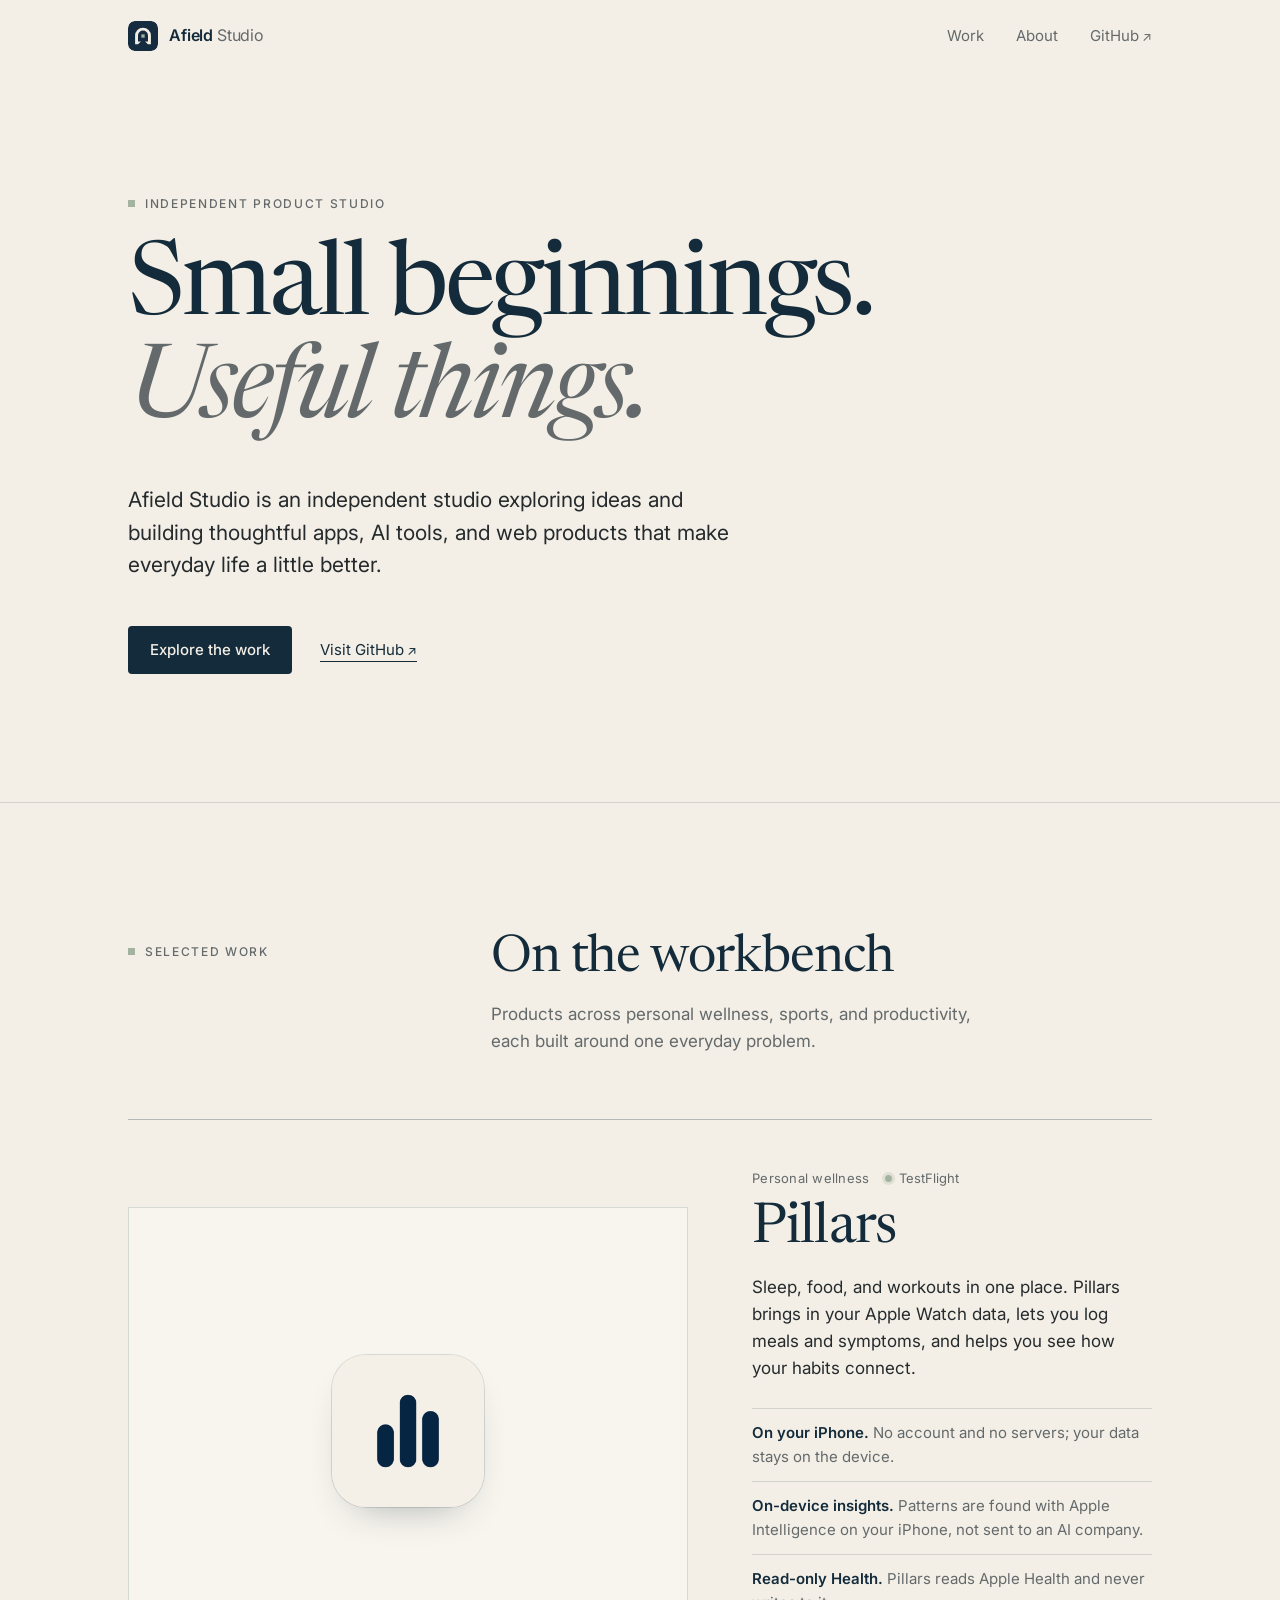
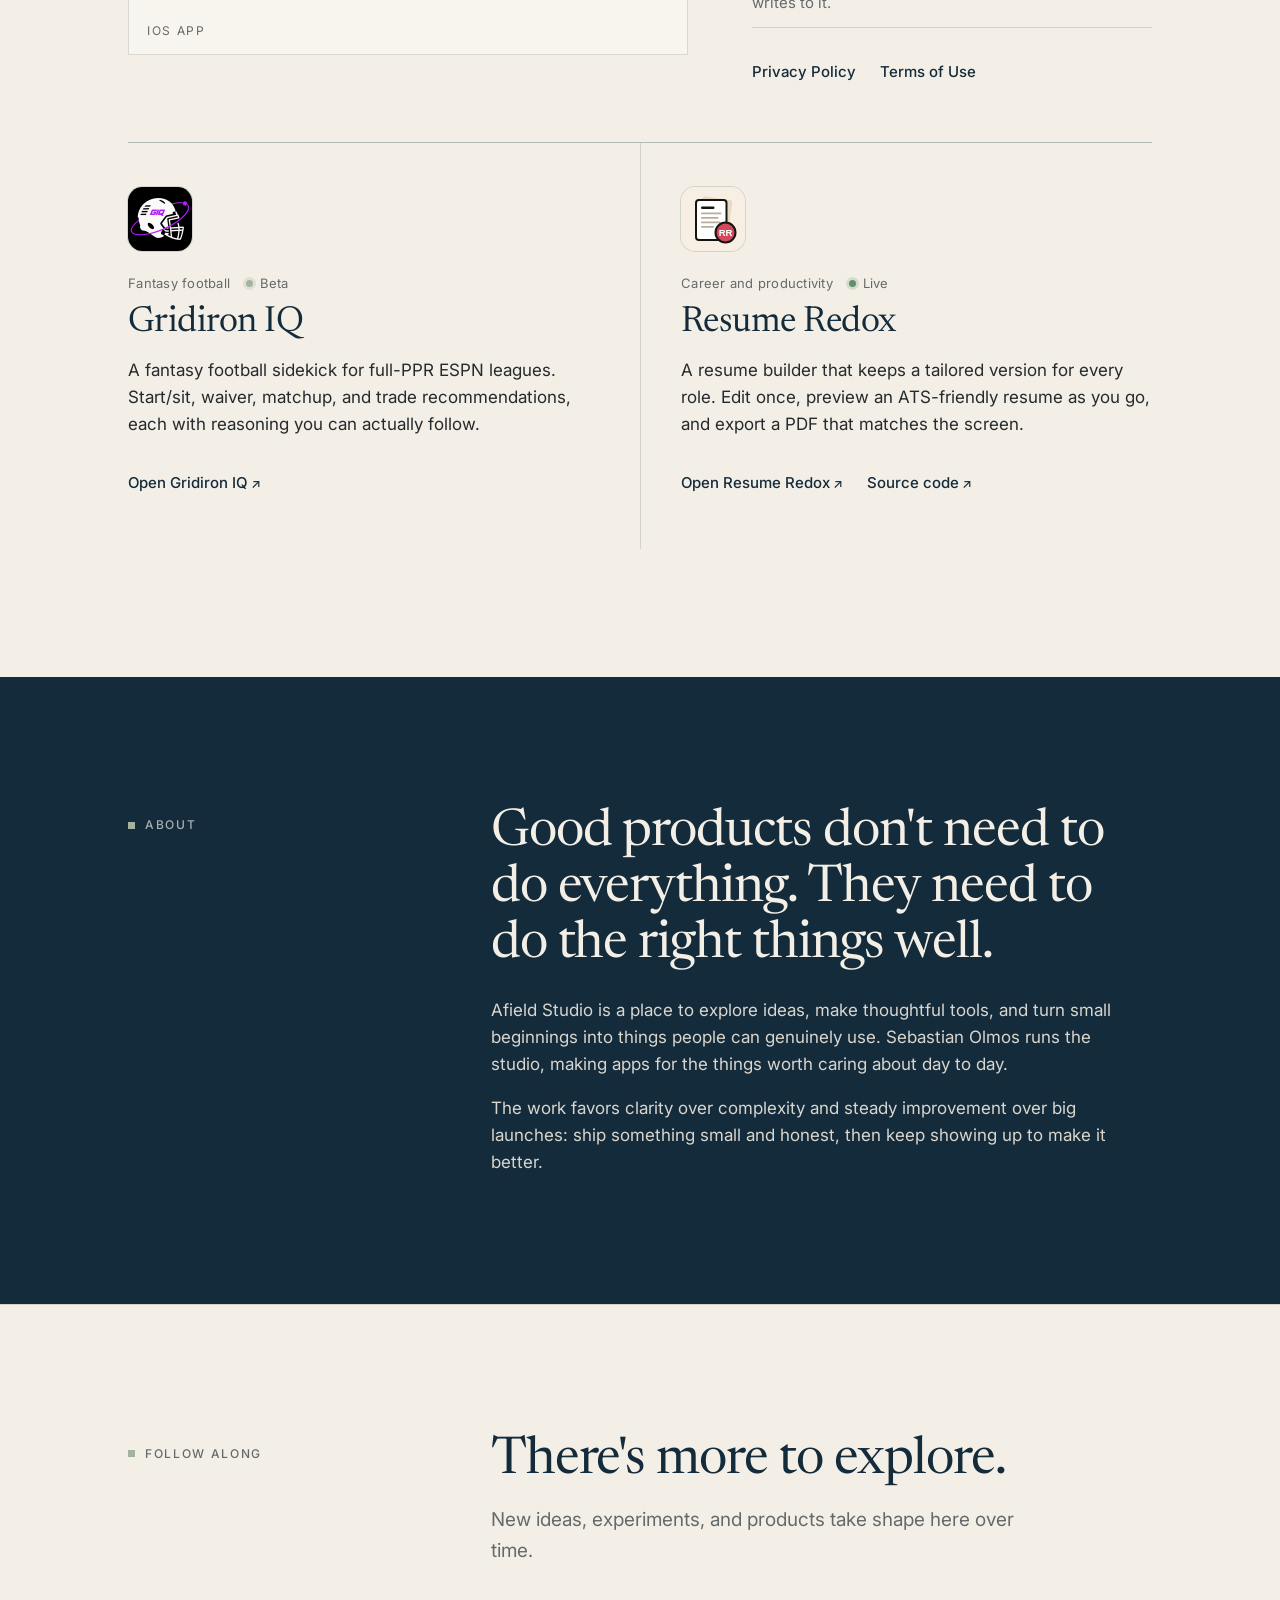
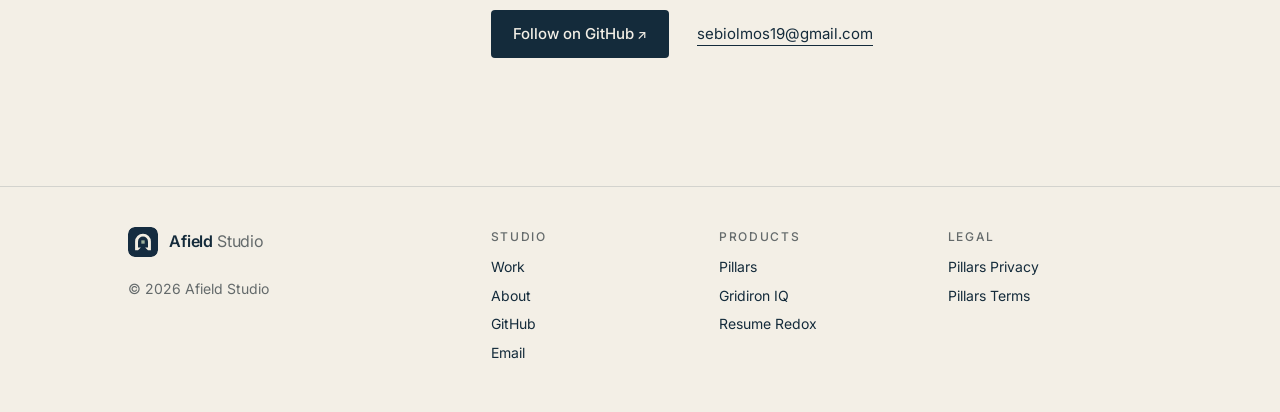
<file: index.html>
<!DOCTYPE html>
<html lang="en">
<head>
<meta charset="UTF-8" />
<meta name="viewport" content="width=device-width, initial-scale=1" />
<title>Afield Studio · Independent product studio</title>
<meta name="description" content="Afield Studio is an independent product studio building thoughtful iOS apps, AI tools, and web products, including Pillars, Gridiron IQ, and Resume Redox." />
<meta name="theme-color" content="#f3efe6" media="(prefers-color-scheme: light)" />
<meta name="theme-color" content="#0f1d27" media="(prefers-color-scheme: dark)" />
<meta property="og:title" content="Afield Studio" />
<meta property="og:description" content="Small beginnings. Useful things. An independent studio building thoughtful apps, AI tools, and web products." />
<meta property="og:image" content="https://afield-studio.github.io/assets/img/afield-icon.png" />
<link rel="icon" href="favicon.svg" type="image/svg+xml" />
<link rel="apple-touch-icon" href="apple-touch-icon.png" />
<link rel="preconnect" href="https://fonts.googleapis.com" />
<link rel="preconnect" href="https://fonts.gstatic.com" crossorigin />
<link href="https://fonts.googleapis.com/css2?family=Inter:wght@400;500;600&family=Newsreader:ital,opsz,wght@0,6..72,400;0,6..72,500;1,6..72,400&display=swap" rel="stylesheet" />
<link rel="stylesheet" href="assets/css/site.css" />
</head>
<body>
<a class="skip" href="#main">Skip to content</a>

<header class="site-header">
  <div class="wrap">
    <a class="wordmark" href="./" aria-label="Afield Studio, home">
      <img src="assets/img/afield-icon.svg" alt="" width="30" height="30" />
      <span>Afield <i>Studio</i></span>
    </a>
    <nav class="nav" aria-label="Primary">
      <a href="#work">Work</a>
      <a href="#about">About</a>
      <a href="https://github.com/afield-studio" rel="noopener"><span class="ext">GitHub</span></a>
    </nav>
  </div>
</header>

<main id="main">
  <section class="hero wrap" aria-labelledby="hero-title">
    <span class="label">Independent product studio</span>
    <h1 id="hero-title"><span>Small beginnings.</span> <em>Useful things.</em></h1>
    <p class="hero-lede">Afield Studio is an independent studio exploring ideas and building thoughtful apps, AI tools, and web products that make everyday life a little better.</p>
    <div class="actions">
      <a class="btn" href="#work">Explore the work</a>
      <a class="text-link" href="https://github.com/afield-studio" rel="noopener"><span class="ext">Visit GitHub</span></a>
    </div>
  </section>

  <section class="section" id="work" aria-labelledby="work-title">
    <div class="wrap">
      <div class="section-head reveal">
        <span class="label">Selected work</span>
        <div>
          <h2 id="work-title">On the workbench</h2>
          <p>Products across personal wellness, sports, and productivity, each built around one everyday problem.</p>
        </div>
      </div>

      <article class="feature reveal" id="pillars" aria-labelledby="pillars-title">
        <div class="feature-visual">
          <img src="assets/img/pillars-icon.png" alt="Pillars app icon" width="128" height="128" />
          <span class="feature-caption">iOS app</span>
        </div>
        <div class="feature-body">
          <div class="project-top">
            <span class="category">Personal wellness</span>
            <span class="status">TestFlight</span>
          </div>
          <h3 id="pillars-title">Pillars</h3>
          <p class="project-desc">Sleep, food, and workouts in one place. Pillars brings in your Apple Watch data, lets you log meals and symptoms, and helps you see how your habits connect.</p>
          <ul class="facts" aria-label="Privacy at a glance">
            <li><strong>On your iPhone.</strong> No account and no servers; your data stays on the device.</li>
            <li><strong>On-device insights.</strong> Patterns are found with Apple Intelligence on your iPhone, not sent to an AI company.</li>
            <li><strong>Read-only Health.</strong> Pillars reads Apple Health and never writes to it.</li>
          </ul>
          <ul class="project-links">
            <li><a href="pillars/privacy/">Privacy Policy</a></li>
            <li><a href="pillars/terms/">Terms of Use</a></li>
          </ul>
        </div>
      </article>

      <div class="supporting">
        <article class="project gridiron reveal" id="gridiron-iq" aria-labelledby="gridiron-title">
          <img class="project-icon" src="assets/img/gridiron-iq-icon.png" alt="Gridiron IQ app icon" width="64" height="64" />
          <div class="project-top">
            <span class="category">Fantasy football</span>
            <span class="status">Beta</span>
          </div>
          <h3 id="gridiron-title">Gridiron IQ</h3>
          <p class="project-desc">A fantasy football sidekick for full-PPR ESPN leagues. Start/sit, waiver, matchup, and trade recommendations, each with reasoning you can actually follow.</p>
          <ul class="project-links">
            <li><a href="https://fantasyfootballoptimizer-kappa.vercel.app" rel="noopener"><span class="ext">Open Gridiron IQ</span></a></li>
          </ul>
        </article>

        <article class="project redox reveal" id="resume-redox" aria-labelledby="redox-title">
          <img class="project-icon" src="assets/img/resume-redox-icon.svg" alt="Resume Redox app icon" width="64" height="64" />
          <div class="project-top">
            <span class="category">Career and productivity</span>
            <span class="status live">Live</span>
          </div>
          <h3 id="redox-title">Resume Redox</h3>
          <p class="project-desc">A resume builder that keeps a tailored version for every role. Edit once, preview an ATS-friendly resume as you go, and export a PDF that matches the screen.</p>
          <ul class="project-links">
            <li><a href="https://resume-redox.vercel.app" rel="noopener"><span class="ext">Open Resume Redox</span></a></li>
            <li><a href="https://github.com/solmos1900/Resume-Redox" rel="noopener"><span class="ext">Source code</span></a></li>
          </ul>
        </article>
      </div>
    </div>
  </section>

  <section class="section about" id="about" aria-labelledby="about-title">
    <div class="wrap about-grid reveal">
      <span class="label">About</span>
      <div>
        <h2 id="about-title">Good products don't need to do everything. They need to do the right things well.</h2>
        <p>Afield Studio is a place to explore ideas, make thoughtful tools, and turn small beginnings into things people can genuinely use. Sebastian Olmos runs the studio, making apps for the things worth caring about day to day.</p>
        <p>The work favors clarity over complexity and steady improvement over big launches: ship something small and honest, then keep showing up to make it better.</p>
      </div>
    </div>
  </section>

  <section class="section closing" id="contact" aria-labelledby="closing-title">
    <div class="wrap closing-grid reveal">
      <span class="label">Follow along</span>
      <div>
        <h2 id="closing-title">There's more to explore.</h2>
        <p>New ideas, experiments, and products take shape here over time.</p>
        <div class="actions">
          <a class="btn" href="https://github.com/afield-studio" rel="noopener"><span class="ext">Follow on GitHub</span></a>
          <a class="text-link" href="mailto:sebiolmos19@gmail.com">sebiolmos19@gmail.com</a>
        </div>
      </div>
    </div>
  </section>
</main>

<footer class="site-footer">
  <div class="wrap">
    <div class="footer-brand">
      <a class="wordmark" href="./" aria-label="Afield Studio, home">
        <img src="assets/img/afield-icon.svg" alt="" width="30" height="30" />
        <span>Afield <i>Studio</i></span>
      </a>
      <p>© <span data-year>2026</span> Afield Studio</p>
    </div>
    <div class="footer-cols">
      <div>
        <h2>Studio</h2>
        <ul>
          <li><a href="#work">Work</a></li>
          <li><a href="#about">About</a></li>
          <li><a href="https://github.com/afield-studio" rel="noopener">GitHub</a></li>
          <li><a href="mailto:sebiolmos19@gmail.com">Email</a></li>
        </ul>
      </div>
      <div>
        <h2>Products</h2>
        <ul>
          <li><a href="#pillars">Pillars</a></li>
          <li><a href="#gridiron-iq">Gridiron IQ</a></li>
          <li><a href="#resume-redox">Resume Redox</a></li>
        </ul>
      </div>
      <div>
        <h2>Legal</h2>
        <ul>
          <li><a href="pillars/privacy/">Pillars Privacy</a></li>
          <li><a href="pillars/terms/">Pillars Terms</a></li>
        </ul>
      </div>
    </div>
  </div>
</footer>
<script src="assets/js/main.js"></script>
</body>
</html>
</file>
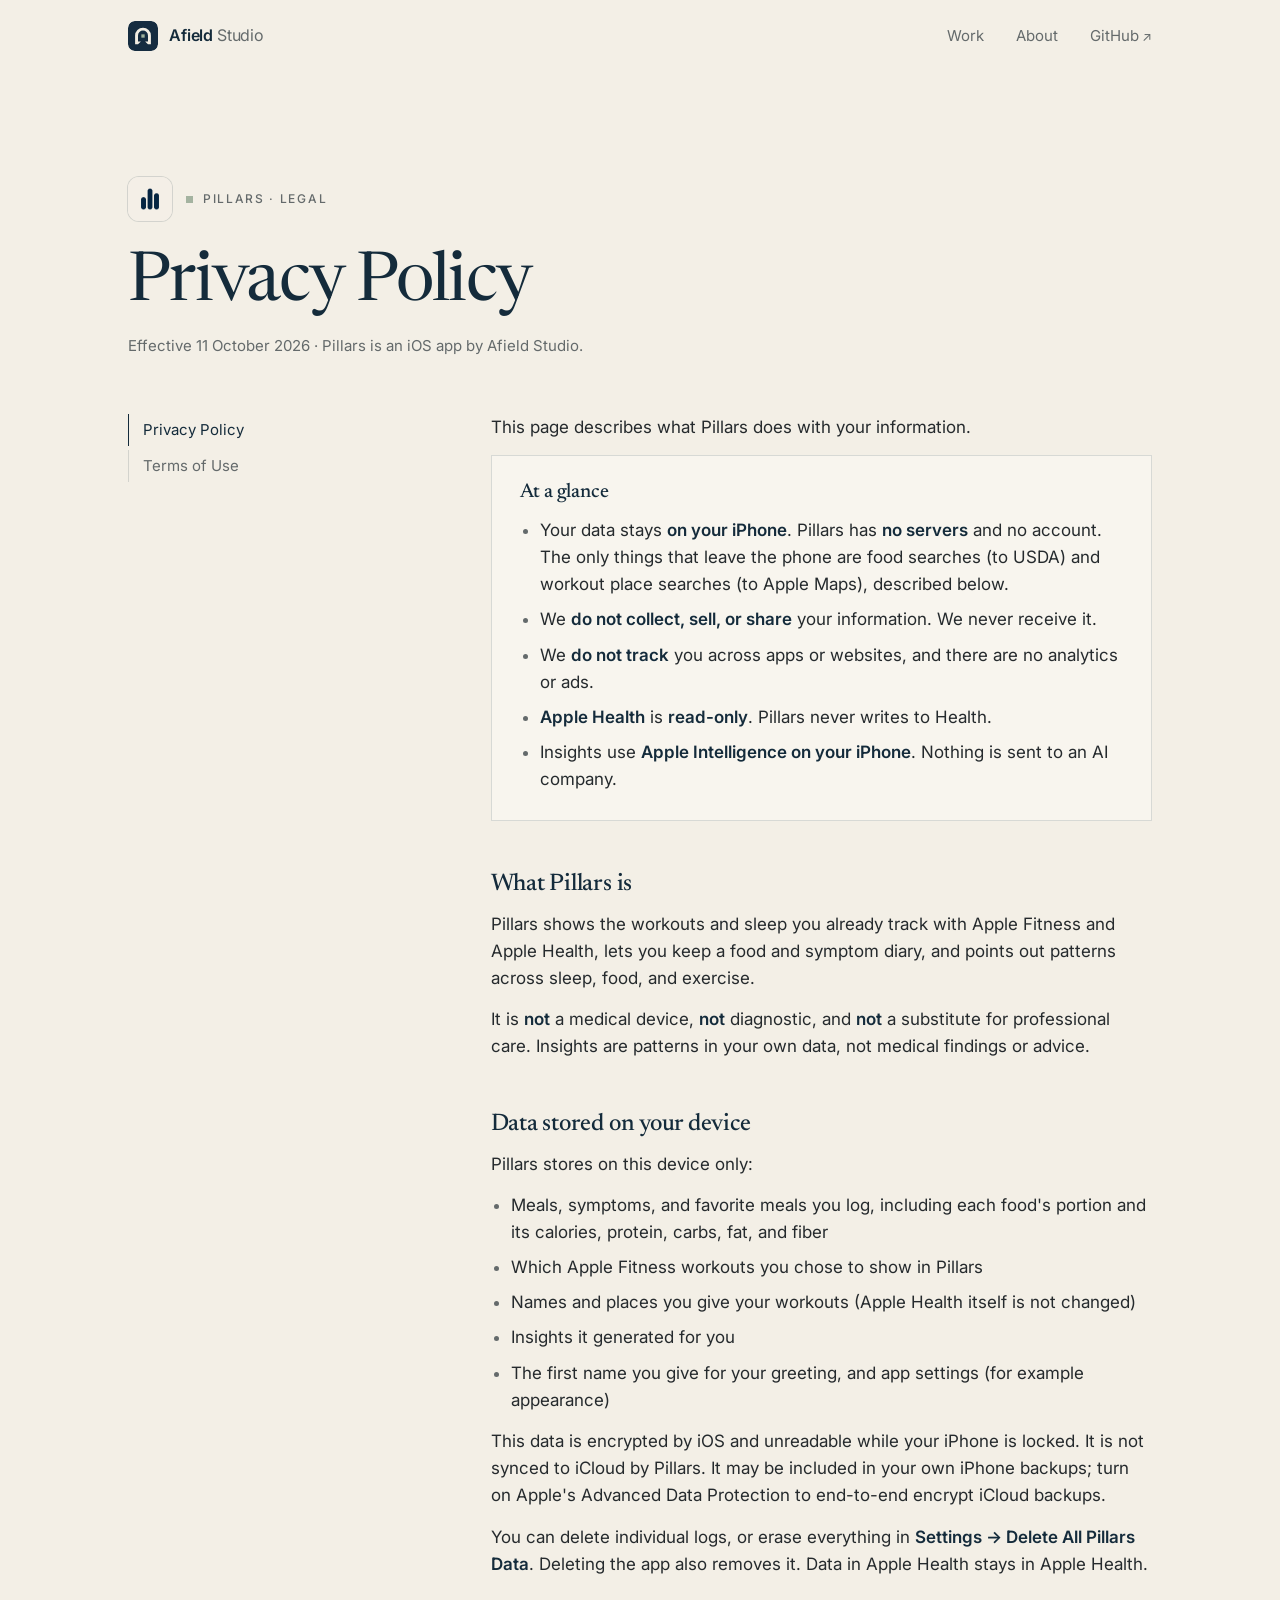
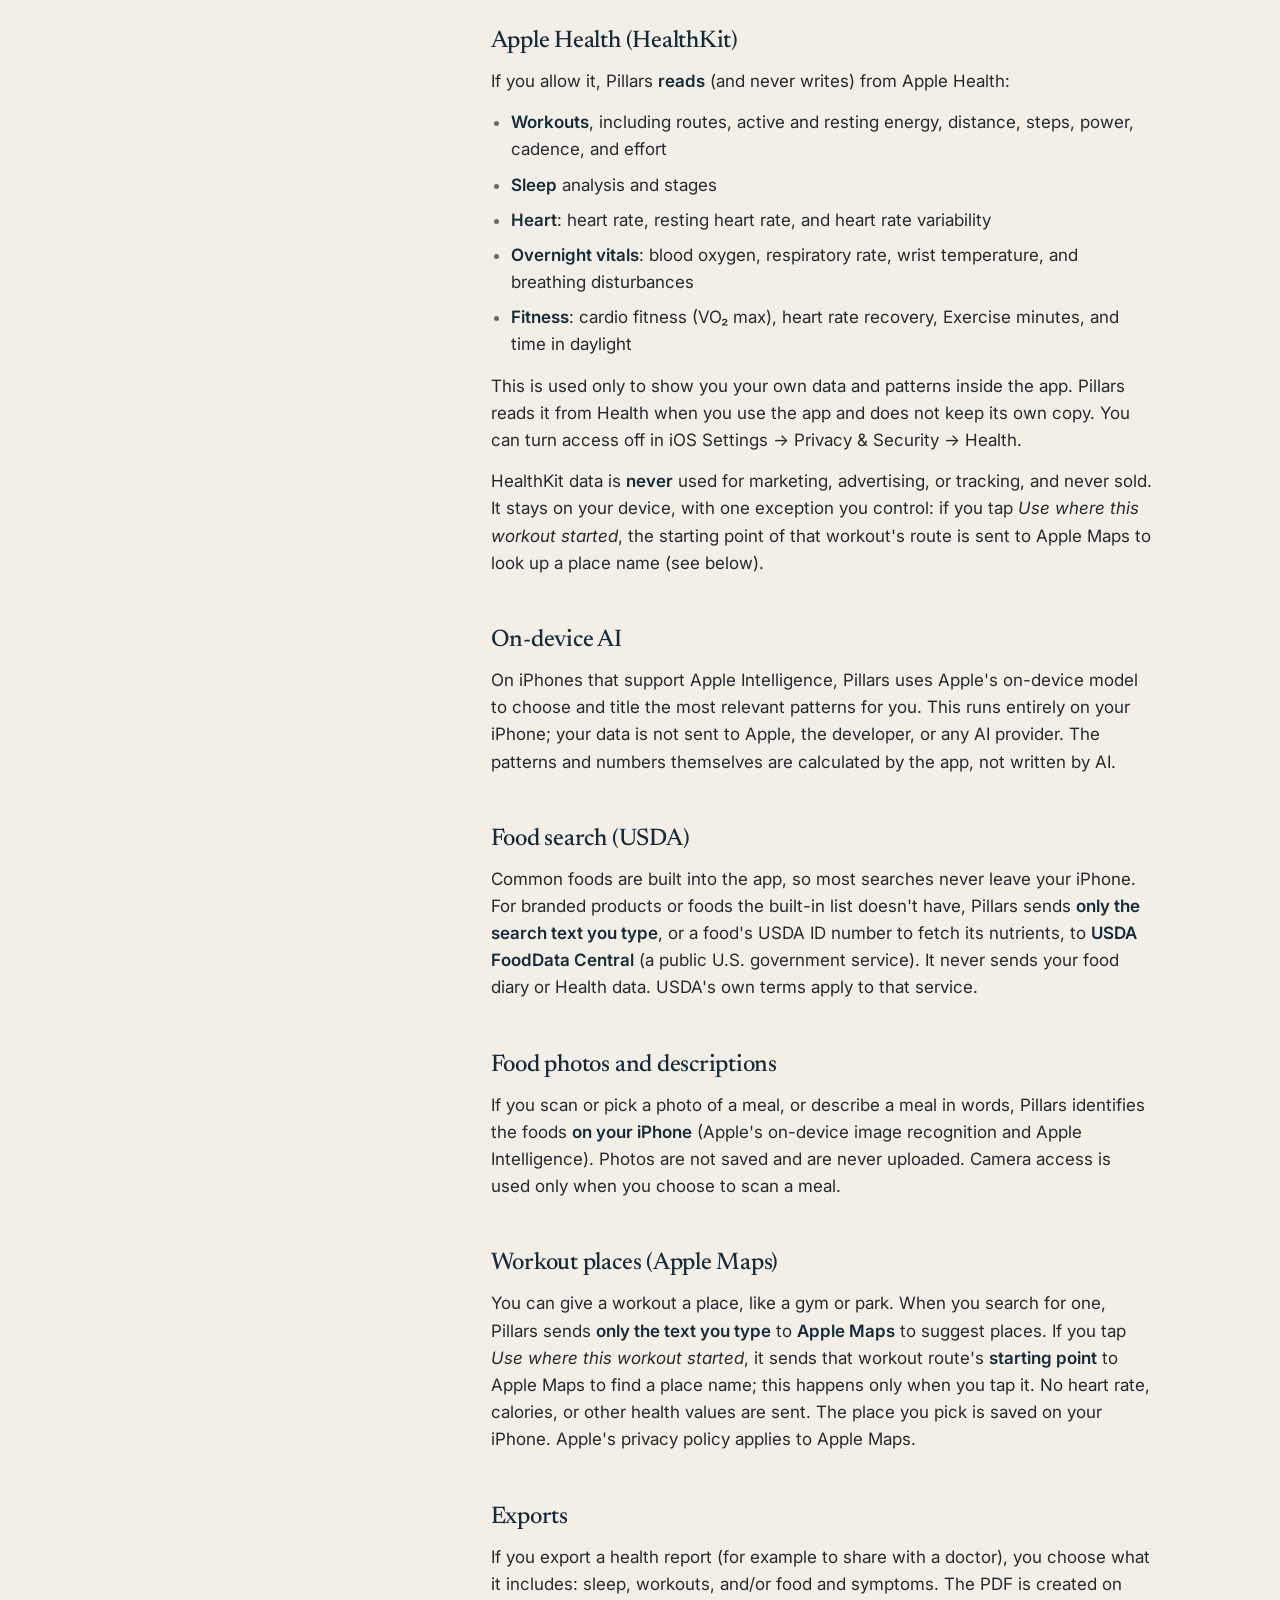
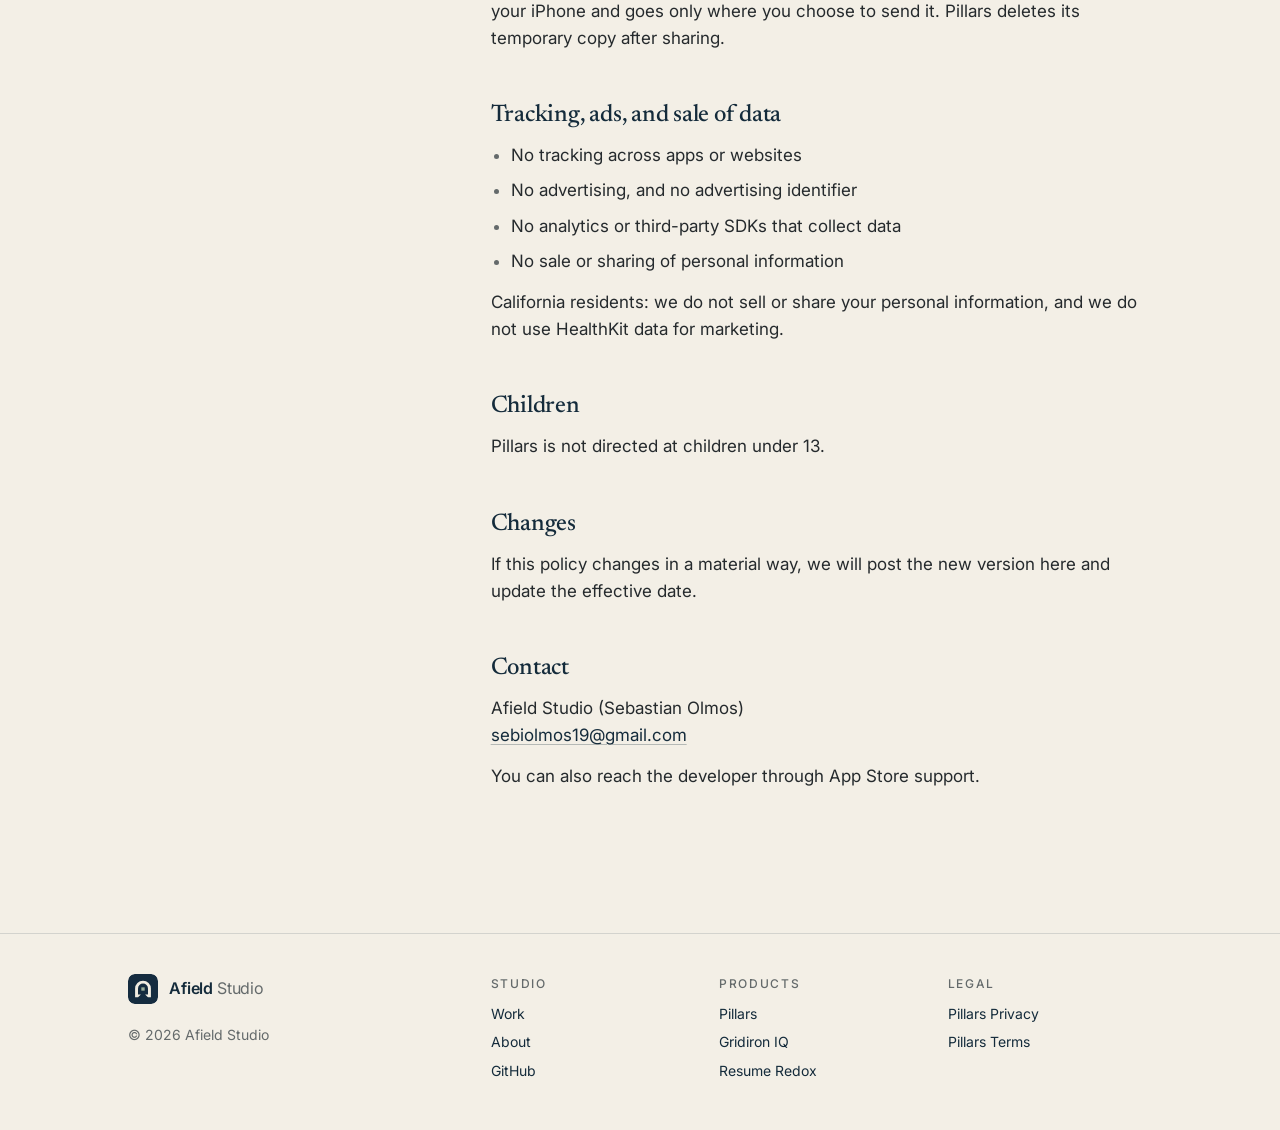
<file: pillars/privacy/index.html>
<!DOCTYPE html>
<html lang="en">
<head>
<meta charset="UTF-8" />
<meta name="viewport" content="width=device-width, initial-scale=1" />
<title>Privacy Policy · Pillars · Afield Studio</title>
<meta name="description" content="Privacy Policy for Pillars, an iOS app by Afield Studio." />
<meta name="theme-color" content="#f3efe6" media="(prefers-color-scheme: light)" />
<meta name="theme-color" content="#0f1d27" media="(prefers-color-scheme: dark)" />
<link rel="icon" href="../../favicon.svg" type="image/svg+xml" />
<link rel="apple-touch-icon" href="../../apple-touch-icon.png" />
<link rel="preconnect" href="https://fonts.googleapis.com" />
<link rel="preconnect" href="https://fonts.gstatic.com" crossorigin />
<link href="https://fonts.googleapis.com/css2?family=Inter:wght@400;500;600&family=Newsreader:ital,opsz,wght@0,6..72,400;0,6..72,500;1,6..72,400&display=swap" rel="stylesheet" />
<link rel="stylesheet" href="../../assets/css/site.css" />
</head>
<body>
<a class="skip" href="#main">Skip to content</a>

<header class="site-header">
  <div class="wrap">
    <a class="wordmark" href="../../" aria-label="Afield Studio, home">
      <img src="../../assets/img/afield-icon.svg" alt="" width="30" height="30" />
      <span>Afield <i>Studio</i></span>
    </a>
    <nav class="nav" aria-label="Primary">
      <a href="../../#work">Work</a>
      <a href="../../#about">About</a>
      <a href="https://github.com/afield-studio" rel="noopener"><span class="ext">GitHub</span></a>
    </nav>
  </div>
</header>

<main id="main" class="wrap">
  <header class="doc-head">
    <div class="crumb">
      <img src="../../assets/img/pillars-icon.png" alt="" width="44" height="44" />
      <span class="label">Pillars · Legal</span>
    </div>
    <h1>Privacy Policy</h1>
    <p class="effective">Effective 11 October 2026 · Pillars is an iOS app by Afield Studio.</p>
  </header>

  <div class="doc-layout">
    <nav class="doc-tabs" aria-label="Pillars legal pages">
        <a href="../privacy/" aria-current="page">Privacy Policy</a>
        <a href="../terms/">Terms of Use</a>
    </nav>
    <article class="doc">
  <p>This page describes what Pillars does with your information.</p>

  <div class="glance">
  <h2>At a glance</h2>
  <ul>
    <li>Your data stays <strong>on your iPhone</strong>. Pillars has <strong>no servers</strong> and no account. The only things that leave the phone are food searches (to USDA) and workout place searches (to Apple Maps), described below.</li>
    <li>We <strong>do not collect, sell, or share</strong> your information. We never receive it.</li>
    <li>We <strong>do not track</strong> you across apps or websites, and there are no analytics or ads.</li>
    <li><strong>Apple Health</strong> is <strong>read-only</strong>. Pillars never writes to Health.</li>
    <li>Insights use <strong>Apple Intelligence on your iPhone</strong>. Nothing is sent to an AI company.</li>
  </ul>
  </div>

  <h2>What Pillars is</h2>
  <p>Pillars shows the workouts and sleep you already track with Apple Fitness and Apple Health, lets you keep a food and symptom diary, and points out patterns across sleep, food, and exercise.</p>
  <p>It is <strong>not</strong> a medical device, <strong>not</strong> diagnostic, and <strong>not</strong> a substitute for professional care. Insights are patterns in your own data, not medical findings or advice.</p>

  <h2>Data stored on your device</h2>
  <p>Pillars stores on this device only:</p>
  <ul>
    <li>Meals, symptoms, and favorite meals you log, including each food's portion and its calories, protein, carbs, fat, and fiber</li>
    <li>Which Apple Fitness workouts you chose to show in Pillars</li>
    <li>Names and places you give your workouts (Apple Health itself is not changed)</li>
    <li>Insights it generated for you</li>
    <li>The first name you give for your greeting, and app settings (for example appearance)</li>
  </ul>
  <p>This data is encrypted by iOS and unreadable while your iPhone is locked. It is not synced to iCloud by Pillars. It may be included in your own iPhone backups; turn on Apple's Advanced Data Protection to end-to-end encrypt iCloud backups.</p>
  <p>You can delete individual logs, or erase everything in <strong>Settings → Delete All Pillars Data</strong>. Deleting the app also removes it. Data in Apple Health stays in Apple Health.</p>

  <h2>Apple Health (HealthKit)</h2>
  <p>If you allow it, Pillars <strong>reads</strong> (and never writes) from Apple Health:</p>
  <ul>
    <li><strong>Workouts</strong>, including routes, active and resting energy, distance, steps, power, cadence, and effort</li>
    <li><strong>Sleep</strong> analysis and stages</li>
    <li><strong>Heart</strong>: heart rate, resting heart rate, and heart rate variability</li>
    <li><strong>Overnight vitals</strong>: blood oxygen, respiratory rate, wrist temperature, and breathing disturbances</li>
    <li><strong>Fitness</strong>: cardio fitness (VO₂ max), heart rate recovery, Exercise minutes, and time in daylight</li>
  </ul>
  <p>This is used only to show you your own data and patterns inside the app. Pillars reads it from Health when you use the app and does not keep its own copy. You can turn access off in iOS Settings → Privacy &amp; Security → Health.</p>
  <p>HealthKit data is <strong>never</strong> used for marketing, advertising, or tracking, and never sold. It stays on your device, with one exception you control: if you tap <em>Use where this workout started</em>, the starting point of that workout's route is sent to Apple Maps to look up a place name (see below).</p>

  <h2>On-device AI</h2>
  <p>On iPhones that support Apple Intelligence, Pillars uses Apple's on-device model to choose and title the most relevant patterns for you. This runs entirely on your iPhone; your data is not sent to Apple, the developer, or any AI provider. The patterns and numbers themselves are calculated by the app, not written by AI.</p>

  <h2>Food search (USDA)</h2>
  <p>Common foods are built into the app, so most searches never leave your iPhone. For branded products or foods the built-in list doesn't have, Pillars sends <strong>only the search text you type</strong>, or a food's USDA ID number to fetch its nutrients, to <strong>USDA FoodData Central</strong> (a public U.S. government service). It never sends your food diary or Health data. USDA's own terms apply to that service.</p>

  <h2>Food photos and descriptions</h2>
  <p>If you scan or pick a photo of a meal, or describe a meal in words, Pillars identifies the foods <strong>on your iPhone</strong> (Apple's on-device image recognition and Apple Intelligence). Photos are not saved and are never uploaded. Camera access is used only when you choose to scan a meal.</p>

  <h2>Workout places (Apple Maps)</h2>
  <p>You can give a workout a place, like a gym or park. When you search for one, Pillars sends <strong>only the text you type</strong> to <strong>Apple Maps</strong> to suggest places. If you tap <em>Use where this workout started</em>, it sends that workout route's <strong>starting point</strong> to Apple Maps to find a place name; this happens only when you tap it. No heart rate, calories, or other health values are sent. The place you pick is saved on your iPhone. Apple's privacy policy applies to Apple Maps.</p>

  <h2>Exports</h2>
  <p>If you export a health report (for example to share with a doctor), you choose what it includes: sleep, workouts, and/or food and symptoms. The PDF is created on your iPhone and goes only where you choose to send it. Pillars deletes its temporary copy after sharing.</p>

  <h2>Tracking, ads, and sale of data</h2>
  <ul>
    <li>No tracking across apps or websites</li>
    <li>No advertising, and no advertising identifier</li>
    <li>No analytics or third-party SDKs that collect data</li>
    <li>No sale or sharing of personal information</li>
  </ul>
  <p>California residents: we do not sell or share your personal information, and we do not use HealthKit data for marketing.</p>

  <h2>Children</h2>
  <p>Pillars is not directed at children under 13.</p>

  <h2>Changes</h2>
  <p>If this policy changes in a material way, we will post the new version here and update the effective date.</p>

  <h2>Contact</h2>
  <p>Afield Studio (Sebastian Olmos)<br /><a href="mailto:sebiolmos19@gmail.com">sebiolmos19@gmail.com</a></p>
  <p>You can also reach the developer through App Store support.</p>
    </article>
  </div>
</main>

<footer class="site-footer">
  <div class="wrap">
    <div class="footer-brand">
      <a class="wordmark" href="../../" aria-label="Afield Studio, home">
        <img src="../../assets/img/afield-icon.svg" alt="" width="30" height="30" />
        <span>Afield <i>Studio</i></span>
      </a>
      <p>© <span data-year>2026</span> Afield Studio</p>
    </div>
    <div class="footer-cols">
      <div>
        <h2>Studio</h2>
        <ul>
          <li><a href="../../#work">Work</a></li>
          <li><a href="../../#about">About</a></li>
          <li><a href="https://github.com/afield-studio" rel="noopener">GitHub</a></li>
        </ul>
      </div>
      <div>
        <h2>Products</h2>
        <ul>
          <li><a href="../../#pillars">Pillars</a></li>
          <li><a href="../../#gridiron-iq">Gridiron IQ</a></li>
          <li><a href="../../#resume-redox">Resume Redox</a></li>
        </ul>
      </div>
      <div>
        <h2>Legal</h2>
        <ul>
          <li><a href="../privacy/">Pillars Privacy</a></li>
          <li><a href="../terms/">Pillars Terms</a></li>
        </ul>
      </div>
    </div>
  </div>
</footer>
<script src="../../assets/js/main.js"></script>
</body>
</html>
</file>
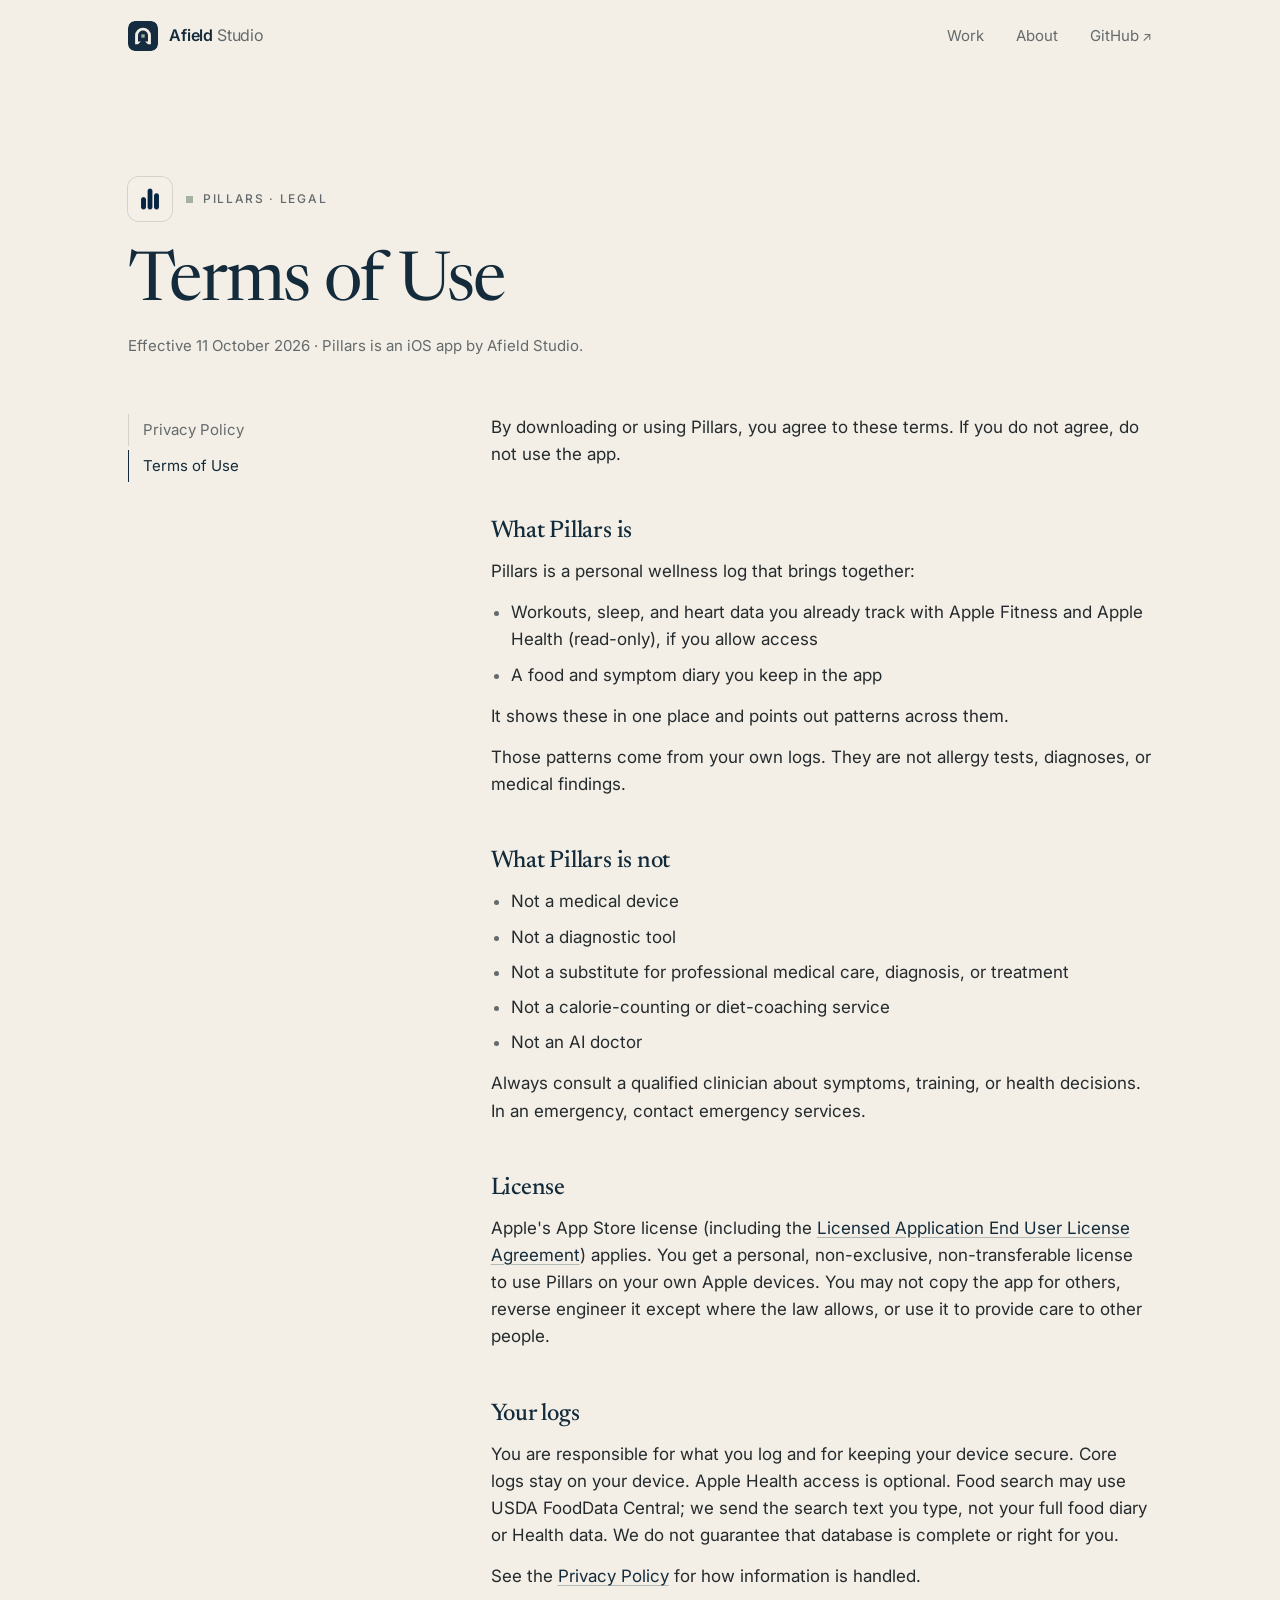
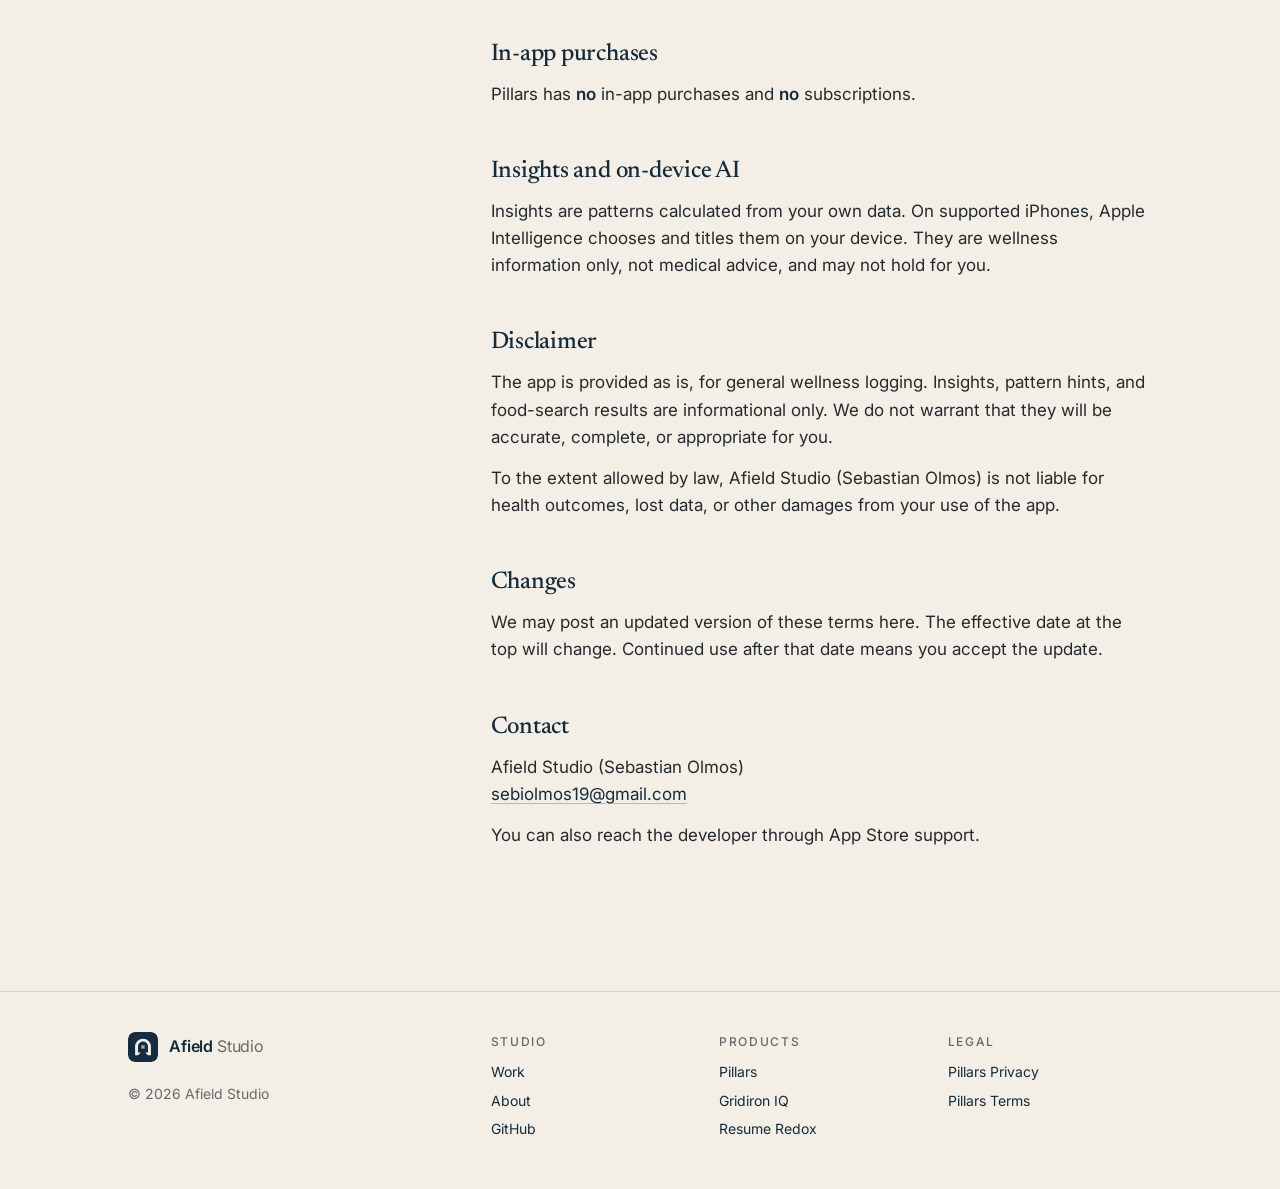
<file: pillars/terms/index.html>
<!DOCTYPE html>
<html lang="en">
<head>
<meta charset="UTF-8" />
<meta name="viewport" content="width=device-width, initial-scale=1" />
<title>Terms of Use · Pillars · Afield Studio</title>
<meta name="description" content="Terms of Use for Pillars, an iOS app by Afield Studio." />
<meta name="theme-color" content="#f3efe6" media="(prefers-color-scheme: light)" />
<meta name="theme-color" content="#0f1d27" media="(prefers-color-scheme: dark)" />
<link rel="icon" href="../../favicon.svg" type="image/svg+xml" />
<link rel="apple-touch-icon" href="../../apple-touch-icon.png" />
<link rel="preconnect" href="https://fonts.googleapis.com" />
<link rel="preconnect" href="https://fonts.gstatic.com" crossorigin />
<link href="https://fonts.googleapis.com/css2?family=Inter:wght@400;500;600&family=Newsreader:ital,opsz,wght@0,6..72,400;0,6..72,500;1,6..72,400&display=swap" rel="stylesheet" />
<link rel="stylesheet" href="../../assets/css/site.css" />
</head>
<body>
<a class="skip" href="#main">Skip to content</a>

<header class="site-header">
  <div class="wrap">
    <a class="wordmark" href="../../" aria-label="Afield Studio, home">
      <img src="../../assets/img/afield-icon.svg" alt="" width="30" height="30" />
      <span>Afield <i>Studio</i></span>
    </a>
    <nav class="nav" aria-label="Primary">
      <a href="../../#work">Work</a>
      <a href="../../#about">About</a>
      <a href="https://github.com/afield-studio" rel="noopener"><span class="ext">GitHub</span></a>
    </nav>
  </div>
</header>

<main id="main" class="wrap">
  <header class="doc-head">
    <div class="crumb">
      <img src="../../assets/img/pillars-icon.png" alt="" width="44" height="44" />
      <span class="label">Pillars · Legal</span>
    </div>
    <h1>Terms of Use</h1>
    <p class="effective">Effective 11 October 2026 · Pillars is an iOS app by Afield Studio.</p>
  </header>

  <div class="doc-layout">
    <nav class="doc-tabs" aria-label="Pillars legal pages">
        <a href="../privacy/">Privacy Policy</a>
        <a href="../terms/" aria-current="page">Terms of Use</a>
    </nav>
    <article class="doc">
  <p>By downloading or using Pillars, you agree to these terms. If you do not agree, do not use the app.</p>

  <h2>What Pillars is</h2>
  <p>Pillars is a personal wellness log that brings together:</p>
  <ul>
    <li>Workouts, sleep, and heart data you already track with Apple Fitness and Apple Health (read-only), if you allow access</li>
    <li>A food and symptom diary you keep in the app</li>
  </ul>
  <p>It shows these in one place and points out patterns across them.</p>
  <p>Those patterns come from your own logs. They are not allergy tests, diagnoses, or medical findings.</p>

  <h2>What Pillars is not</h2>
  <ul>
    <li>Not a medical device</li>
    <li>Not a diagnostic tool</li>
    <li>Not a substitute for professional medical care, diagnosis, or treatment</li>
    <li>Not a calorie-counting or diet-coaching service</li>
    <li>Not an AI doctor</li>
  </ul>
  <p>Always consult a qualified clinician about symptoms, training, or health decisions. In an emergency, contact emergency services.</p>

  <h2>License</h2>
  <p>Apple's App Store license (including the <a href="https://www.apple.com/legal/internet-services/itunes/dev/stdeula/" target="_blank" rel="noopener">Licensed Application End User License Agreement</a>) applies. You get a personal, non-exclusive, non-transferable license to use Pillars on your own Apple devices. You may not copy the app for others, reverse engineer it except where the law allows, or use it to provide care to other people.</p>

  <h2>Your logs</h2>
  <p>You are responsible for what you log and for keeping your device secure. Core logs stay on your device. Apple Health access is optional. Food search may use USDA FoodData Central; we send the search text you type, not your full food diary or Health data. We do not guarantee that database is complete or right for you.</p>
  <p>See the <a href="../privacy/">Privacy Policy</a> for how information is handled.</p>

  <h2>In-app purchases</h2>
  <p>Pillars has <strong>no</strong> in-app purchases and <strong>no</strong> subscriptions.</p>

  <h2>Insights and on-device AI</h2>
  <p>Insights are patterns calculated from your own data. On supported iPhones, Apple Intelligence chooses and titles them on your device. They are wellness information only, not medical advice, and may not hold for you.</p>

  <h2>Disclaimer</h2>
  <p>The app is provided as is, for general wellness logging. Insights, pattern hints, and food-search results are informational only. We do not warrant that they will be accurate, complete, or appropriate for you.</p>
  <p>To the extent allowed by law, Afield Studio (Sebastian Olmos) is not liable for health outcomes, lost data, or other damages from your use of the app.</p>

  <h2>Changes</h2>
  <p>We may post an updated version of these terms here. The effective date at the top will change. Continued use after that date means you accept the update.</p>

  <h2>Contact</h2>
  <p>Afield Studio (Sebastian Olmos)<br /><a href="mailto:sebiolmos19@gmail.com">sebiolmos19@gmail.com</a></p>
  <p>You can also reach the developer through App Store support.</p>
    </article>
  </div>
</main>

<footer class="site-footer">
  <div class="wrap">
    <div class="footer-brand">
      <a class="wordmark" href="../../" aria-label="Afield Studio, home">
        <img src="../../assets/img/afield-icon.svg" alt="" width="30" height="30" />
        <span>Afield <i>Studio</i></span>
      </a>
      <p>© <span data-year>2026</span> Afield Studio</p>
    </div>
    <div class="footer-cols">
      <div>
        <h2>Studio</h2>
        <ul>
          <li><a href="../../#work">Work</a></li>
          <li><a href="../../#about">About</a></li>
          <li><a href="https://github.com/afield-studio" rel="noopener">GitHub</a></li>
        </ul>
      </div>
      <div>
        <h2>Products</h2>
        <ul>
          <li><a href="../../#pillars">Pillars</a></li>
          <li><a href="../../#gridiron-iq">Gridiron IQ</a></li>
          <li><a href="../../#resume-redox">Resume Redox</a></li>
        </ul>
      </div>
      <div>
        <h2>Legal</h2>
        <ul>
          <li><a href="../privacy/">Pillars Privacy</a></li>
          <li><a href="../terms/">Pillars Terms</a></li>
        </ul>
      </div>
    </div>
  </div>
</footer>
<script src="../../assets/js/main.js"></script>
</body>
</html>
</file>
<file: assets/css/site.css>
/* Afield Studio — shared styles for the homepage and product legal pages. */
:root {
  --cream: #f3efe6;
  --cream-raised: #f8f5ee;
  --navy: #142b3b;
  --sage: #a4b3a0;
  --charcoal: #252a2d;
  --gray: #646a6b;
  --line: rgba(20, 43, 59, 0.14);
  --line-strong: rgba(20, 43, 59, 0.28);

  --bg: var(--cream);
  --bg-raised: var(--cream-raised);
  --ink: var(--navy);
  --ink-body: var(--charcoal);
  --ink-soft: var(--gray);

  --serif: "Newsreader", "Iowan Old Style", Georgia, serif;
  --sans: "Inter", -apple-system, BlinkMacSystemFont, "Segoe UI", sans-serif;

  --page: 1120px;
  --gutter: clamp(16px, 5vw, 48px);
  --ease: cubic-bezier(.2, .7, .2, 1);
  color-scheme: light;
}
@media (prefers-color-scheme: dark) {
  :root {
    --bg: #0f1d27;
    --bg-raised: #142534;
    --ink: #f3efe6;
    --ink-body: #dcd8cf;
    --ink-soft: #9ba3a3;
    --line: rgba(243, 239, 230, 0.12);
    --line-strong: rgba(243, 239, 230, 0.26);
    color-scheme: dark;
  }
}

*, *::before, *::after { box-sizing: border-box; }
html { scroll-behavior: smooth; scroll-padding-top: 88px; }
body {
  margin: 0;
  background: var(--bg);
  color: var(--ink-body);
  font-family: var(--sans);
  font-size: 17px;
  line-height: 1.6;
  -webkit-font-smoothing: antialiased;
  text-rendering: optimizeLegibility;
}
img { display: block; max-width: 100%; }
a { color: inherit; }
:focus-visible { outline: 2px solid var(--ink); outline-offset: 3px; border-radius: 2px; }
::selection { background: var(--sage); color: var(--navy); }

.wrap { max-width: var(--page); margin: 0 auto; padding: 0 var(--gutter); }
.skip {
  position: absolute; left: var(--gutter); top: -60px; z-index: 20;
  background: var(--ink); color: var(--bg); padding: 8px 14px; text-decoration: none; font-size: 14px;
}
.skip:focus { top: 12px; }

/* Small uppercase label; the sage square echoes the logo's centre. */
.label {
  display: inline-flex; align-items: center; gap: 10px;
  font-size: 12px; font-weight: 500; letter-spacing: .14em; text-transform: uppercase; color: var(--ink-soft);
}
.label::before { content: ""; width: 7px; height: 7px; background: var(--sage); flex: none; }

/* ---------- Header ---------- */
.site-header {
  position: sticky; top: 0; z-index: 10;
  background: var(--bg);
  border-bottom: 1px solid transparent;
  transition: border-color .3s var(--ease);
}
.site-header.scrolled { border-bottom-color: var(--line); }
.site-header .wrap { display: flex; align-items: center; justify-content: space-between; height: 72px; }

.wordmark { display: inline-flex; align-items: center; gap: 11px; text-decoration: none; color: var(--ink); }
.wordmark img { width: 30px; height: 30px; border-radius: 7px; }
.wordmark span { font-size: 16px; font-weight: 600; letter-spacing: -0.01em; }
.wordmark span i { font-style: normal; font-weight: 400; color: var(--ink-soft); }

.nav { display: flex; align-items: center; gap: clamp(18px, 3vw, 32px); }
.nav a { font-size: 15px; text-decoration: none; color: var(--ink-soft); transition: color .2s var(--ease); }
.nav a:hover, .nav a[aria-current="page"] { color: var(--ink); }
.ext::after { content: "↗"; display: inline-block; margin-left: 3px; font-size: .85em; transition: transform .25s var(--ease); }
a:hover > .ext::after, .ext:hover::after { transform: translate(2px, -2px); }

/* ---------- Hero ---------- */
.hero { padding-top: clamp(56px, 9vw, 120px); padding-bottom: clamp(72px, 10vw, 128px); }
.hero h1 {
  font-family: var(--serif); font-weight: 400; color: var(--ink);
  font-size: clamp(46px, 8vw, 104px); line-height: 1; letter-spacing: -0.03em;
  margin: 24px 0 0; max-width: 12ch;
}
.hero h1 em { font-style: italic; color: var(--ink-soft); }
@media (min-width: 720px) {
  .hero h1 { max-width: none; }
  .hero h1 span, .hero h1 em { display: block; white-space: nowrap; }
}
.hero-lede { margin: clamp(28px, 4vw, 40px) 0 0; max-width: 48ch; font-size: clamp(18px, 2.1vw, 21px); line-height: 1.55; color: var(--ink-body); }

/* Actions: one solid button, one quiet text link. Both at least 48px tall for thumbs. */
.actions { display: flex; flex-wrap: wrap; align-items: center; gap: 12px 28px; margin-top: clamp(32px, 4vw, 44px); }
.btn {
  display: inline-flex; align-items: center; min-height: 48px; padding: 0 22px;
  background: var(--ink); color: var(--bg); text-decoration: none; font-size: 15px; font-weight: 500;
  border-radius: 4px; transition: background-color .25s var(--ease), transform .25s var(--ease);
}
.btn:hover { background: color-mix(in srgb, var(--ink) 86%, var(--sage)); }
.btn:active { transform: translateY(1px); }
.text-link {
  display: inline-flex; align-items: center; min-height: 48px; font-size: 15px; color: var(--ink); text-decoration: none;
  background: linear-gradient(currentColor, currentColor) 0 calc(100% - 12px) / 100% 1px no-repeat;
  transition: background-size .35s var(--ease);
}
.text-link:hover { background-size: 0 1px; background-position: 100% calc(100% - 12px); }

/* ---------- Section heads ---------- */
.section { padding: clamp(72px, 10vw, 128px) 0; border-top: 1px solid var(--line); }
.section-head { display: grid; gap: 18px; margin-bottom: clamp(40px, 6vw, 64px); }
.section-head h2, .about h2, .closing h2 {
  font-family: var(--serif); font-weight: 400; color: var(--ink);
  font-size: clamp(32px, 4.4vw, 52px); line-height: 1.08; letter-spacing: -0.02em; margin: 0;
}
.section-head p { margin: 14px 0 0; max-width: 46ch; color: var(--ink-soft); }

/* ---------- Work: shared bits ---------- */
.project-top { display: flex; flex-wrap: wrap; align-items: center; gap: 6px 16px; font-size: 13px; color: var(--ink-soft); }
.category { letter-spacing: .02em; }
.status { display: inline-flex; align-items: center; gap: 7px; }
.status::before { content: ""; width: 7px; height: 7px; border-radius: 50%; background: var(--sage); box-shadow: 0 0 0 3px color-mix(in srgb, var(--sage) 25%, transparent); }
.status.live::before { background: #5f8f6a; box-shadow: 0 0 0 3px rgba(95, 143, 106, .2); }
.feature h3, .project h3 {
  font-family: var(--serif); font-weight: 400; color: var(--ink); letter-spacing: -0.015em; line-height: 1.08; margin: 10px 0 0;
}
.project-desc { margin: 14px 0 0; max-width: 52ch; }
.project-links { display: flex; flex-wrap: wrap; gap: 4px 24px; margin: 22px 0 0; padding: 0; list-style: none; font-size: 15px; }
.project-links a {
  display: inline-flex; align-items: center; min-height: 44px; color: var(--ink); text-decoration: none; font-weight: 500;
  background: linear-gradient(currentColor, currentColor) 0 calc(100% - 10px) / 0 1px no-repeat;
  transition: background-size .35s var(--ease);
}
.project-links a:hover { background-size: 100% 1px; }

/* ---------- Work: featured project ---------- */
.feature { display: grid; gap: 28px; padding: clamp(28px, 4vw, 48px) 0; border-top: 1px solid var(--line-strong); }
.feature-visual {
  position: relative; display: grid; place-items: center; aspect-ratio: 16 / 9;
  background: var(--bg-raised); border: 1px solid var(--line);
}
.feature-visual img {
  width: clamp(96px, 16vw, 152px); height: auto; border-radius: 22.5%;
  box-shadow: 0 0 0 1px var(--line), 0 18px 40px -24px rgba(20, 43, 59, .45);
  transition: transform .6s var(--ease);
}
.feature:hover .feature-visual img { transform: translateY(-4px); }
.feature-caption { position: absolute; left: 18px; bottom: 14px; font-size: 12px; letter-spacing: .14em; text-transform: uppercase; color: var(--ink-soft); }
.feature h3 { font-size: clamp(36px, 5vw, 56px); }
.facts { margin: 26px 0 0; padding: 0; list-style: none; border-top: 1px solid var(--line); font-size: 15px; color: var(--ink-soft); }
.facts li { padding: 12px 0; border-bottom: 1px solid var(--line); }
.facts strong { color: var(--ink); font-weight: 600; }

/* ---------- Work: supporting projects ---------- */
.supporting { display: grid; border-top: 1px solid var(--line-strong); }
.project { padding: clamp(28px, 4vw, 44px) 0; }
.project + .project { border-top: 1px solid var(--line); }
.project-icon {
  width: 64px; height: 64px; border-radius: 22.5%; margin-bottom: 22px;
  box-shadow: 0 0 0 1px var(--line); transition: transform .5s var(--ease);
}
.project:hover .project-icon { transform: translateY(-3px); }
.project h3 { font-size: clamp(28px, 3.2vw, 36px); }

/* ---------- About (the one dark section) ---------- */
.about { background: var(--navy); color: #d9d6ce; border-top: 0; }
.about .label { color: #a7b0b2; }
.about h2 { color: var(--cream); max-width: 22ch; }
.about-grid, .closing-grid { display: grid; gap: 18px; }
.about p { margin: 24px 0 0; max-width: 58ch; }
.about p + p { margin-top: 16px; }
@media (prefers-color-scheme: dark) {
  .about { background: var(--bg-raised); border-top: 1px solid var(--line); border-bottom: 1px solid var(--line); }
}

/* ---------- Closing ---------- */
.closing p { margin: 16px 0 0; max-width: 46ch; color: var(--ink-soft); font-size: clamp(17px, 2vw, 19px); }
.closing .text-link { overflow-wrap: anywhere; }

/* ---------- Larger screens ---------- */
@media (min-width: 720px) {
  .feature-visual { aspect-ratio: 2 / 1; }
  .supporting { grid-template-columns: 1fr 1fr; }
  .project { padding-right: 40px; }
  .project + .project { border-top: 0; border-left: 1px solid var(--line); padding: clamp(28px, 4vw, 44px) 0 clamp(28px, 4vw, 44px) 40px; }
}
@media (min-width: 900px) {
  .section-head, .about-grid, .closing-grid { grid-template-columns: 1fr 2fr; gap: 32px; align-items: start; }
  .section-head > .label, .about-grid > .label, .closing-grid > .label { padding-top: .9em; }
  .feature { grid-template-columns: 7fr 5fr; gap: clamp(32px, 5vw, 64px); align-items: center; }
  .feature-visual { aspect-ratio: 5 / 4; }
}

/* ---------- Scroll reveal (only when JS runs and motion is allowed) ---------- */
@media (prefers-reduced-motion: no-preference) {
  .js-reveal .reveal { opacity: 0; transform: translateY(14px); transition: opacity .8s var(--ease), transform .8s var(--ease); }
  .js-reveal .reveal.is-in { opacity: 1; transform: none; }
}

/* ---------- Footer ---------- */
.site-footer { border-top: 1px solid var(--line); padding: 40px 0 48px; font-size: 14px; color: var(--ink-soft); }
.site-footer .wrap { display: grid; grid-template-columns: 1fr 2fr; gap: 32px; }
.footer-cols { display: grid; grid-template-columns: repeat(3, minmax(0, 1fr)); gap: 24px; }
.footer-cols h2 { margin: 0 0 10px; font-size: 12px; font-weight: 500; letter-spacing: .14em; text-transform: uppercase; }
.footer-cols ul { margin: 0; padding: 0; list-style: none; display: grid; gap: 6px; }
.footer-cols a { color: var(--ink); text-decoration: none; }
.footer-cols a:hover { text-decoration: underline; text-underline-offset: 3px; }
.footer-brand p { margin: 14px 0 0; }

/* ---------- Legal pages ---------- */
.doc-head { padding: clamp(56px, 9vw, 104px) 0 clamp(36px, 5vw, 56px); }
.doc-head .crumb { display: flex; align-items: center; gap: 14px; }
.doc-head .crumb img { width: 44px; height: 44px; border-radius: 11px; box-shadow: 0 0 0 1px var(--line); }
.doc-head h1 {
  font-family: var(--serif); font-weight: 400; color: var(--ink);
  font-size: clamp(40px, 6vw, 68px); line-height: 1.04; letter-spacing: -0.025em; margin: 28px 0 14px;
}
.doc-head .effective { margin: 0; font-size: 15px; color: var(--ink-soft); }
.doc-layout { display: grid; grid-template-columns: 1fr 2fr; gap: 32px; padding-bottom: clamp(72px, 10vw, 128px); }
.doc-tabs { position: sticky; top: 104px; align-self: start; display: grid; gap: 4px; font-size: 15px; }
.doc-tabs a { text-decoration: none; color: var(--ink-soft); padding: 4px 0 4px 14px; border-left: 1px solid var(--line); }
.doc-tabs a:hover { color: var(--ink); }
.doc-tabs a[aria-current="page"] { color: var(--ink); border-left-color: var(--ink); }

.doc { max-width: 64ch; }
.doc > :first-child { margin-top: 0; }
.doc h2 {
  font-family: var(--serif); font-weight: 500; color: var(--ink);
  font-size: 24px; line-height: 1.25; letter-spacing: -0.01em; margin: 48px 0 12px;
}
.doc p, .doc ul, .doc ol { margin: 0 0 14px; }
.doc ul, .doc ol { padding-left: 1.2em; }
.doc li { margin-bottom: 8px; }
.doc li::marker { color: var(--ink-soft); }
.doc strong { color: var(--ink); font-weight: 600; }
.doc a { color: var(--ink); text-underline-offset: 3px; text-decoration-color: var(--line-strong); }
.doc a:hover { text-decoration-color: currentColor; }
.doc .glance {
  background: var(--bg-raised); border: 1px solid var(--line); padding: 24px 28px 12px; margin-bottom: 8px;
}
.doc .glance h2 { margin-top: 0; font-size: 20px; }

/* ---------- Responsive ---------- */
@media (max-width: 860px) {
  .site-footer .wrap, .doc-layout { grid-template-columns: 1fr; }
  .doc-tabs { position: static; display: flex; gap: 22px; border-bottom: 1px solid var(--line); }
  .doc-tabs a { border-left: 0; padding: 0 0 10px; margin-bottom: -1px; border-bottom: 1px solid transparent; }
  .doc-tabs a[aria-current="page"] { border-bottom-color: var(--ink); }
}
@media (max-width: 520px) {
  body { font-size: 16px; }
  .site-header .wrap { height: 64px; }
  .nav { gap: 16px; }
  .nav a { font-size: 14px; }
  .footer-cols { grid-template-columns: repeat(2, minmax(0, 1fr)); }
  .doc .glance { padding: 20px 18px 8px; }
}
@media (prefers-reduced-motion: reduce) {
  html { scroll-behavior: auto; }
  *, *::before, *::after { transition: none !important; }
}
</file>
